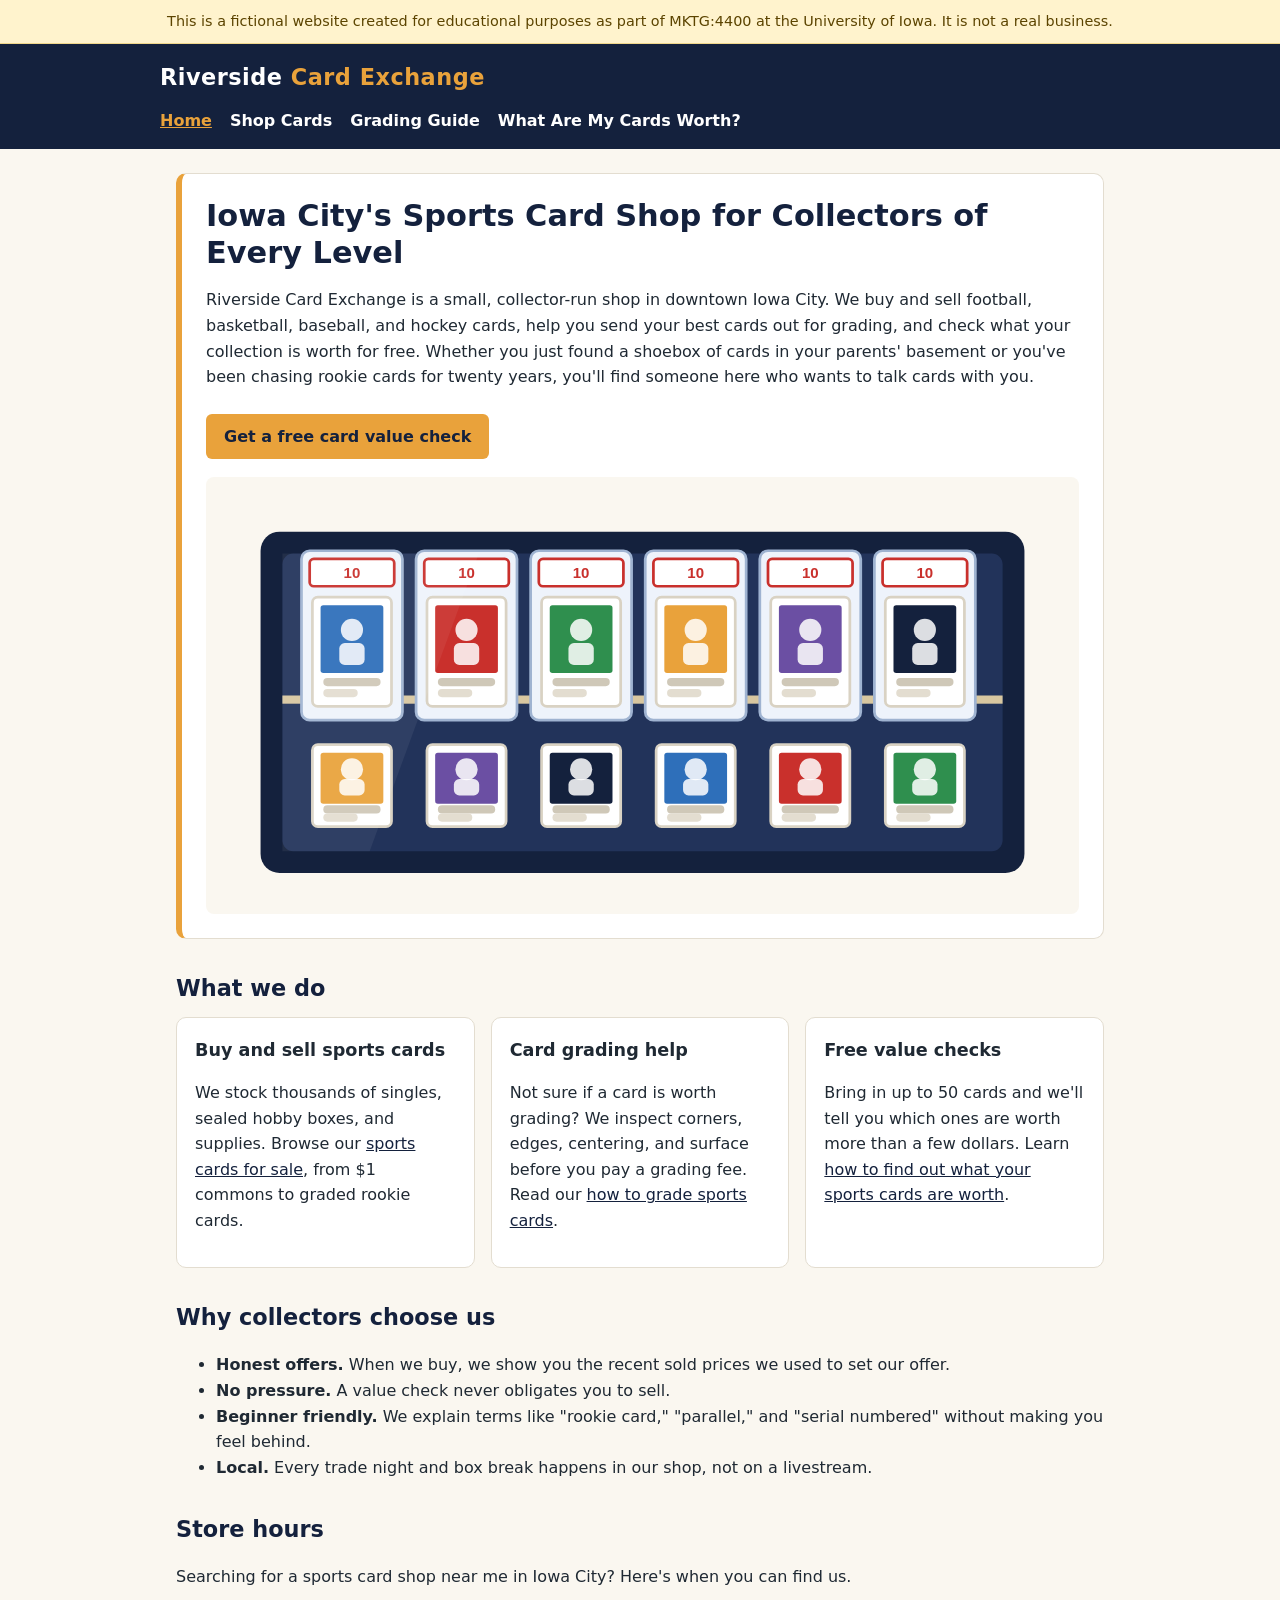
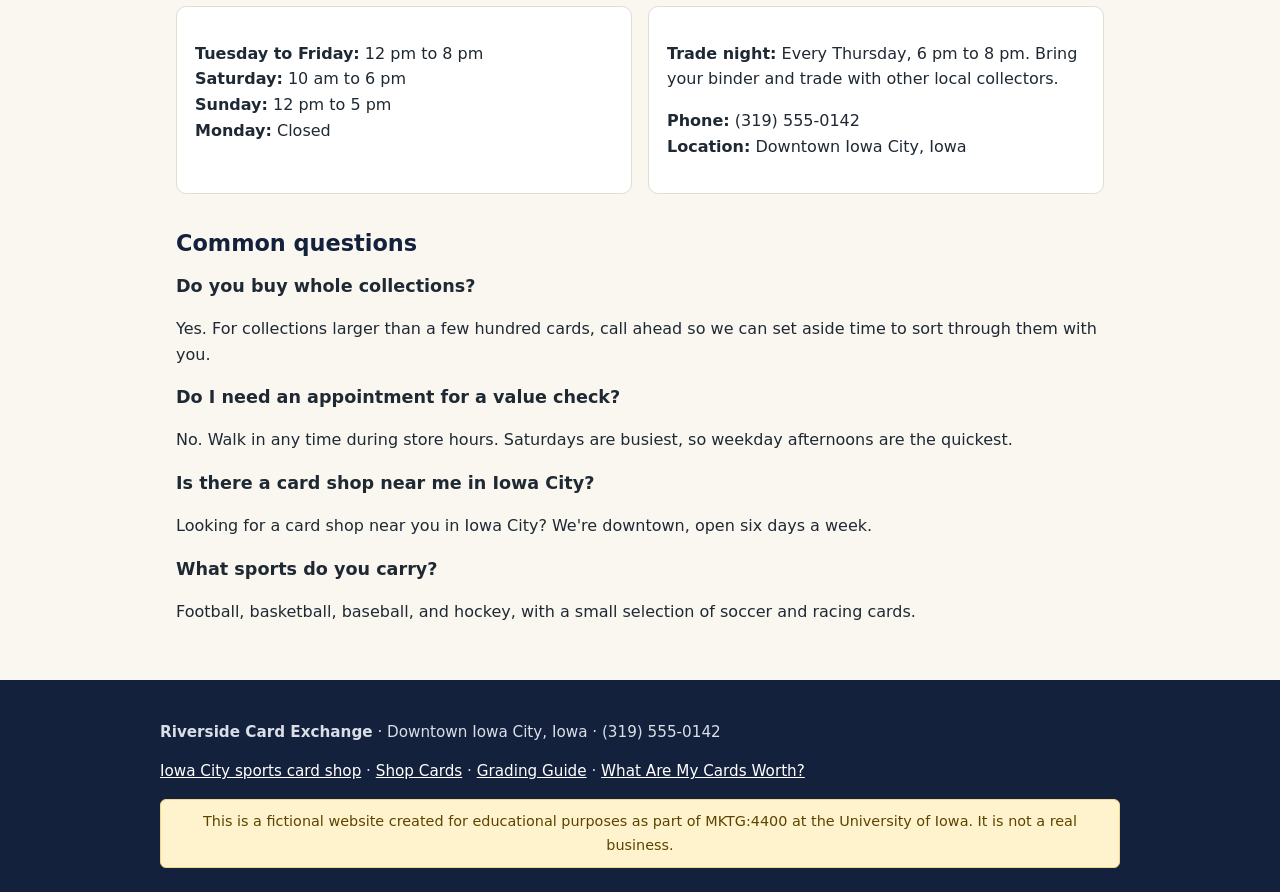
<file: index.html>
<!DOCTYPE html>
<html lang="en">
<head>
  <meta charset="UTF-8">
  <meta name="viewport" content="width=device-width, initial-scale=1">
  <title>Sports Card Shop in Iowa City | Riverside Card Exchange</title>
  <meta name="description" content="Iowa City's sports card shop. Buy and sell football, basketball, baseball and hockey cards, get grading help and a free card value check.">
  <link rel="stylesheet" href="style.css">
</head>
<body>
  <div class="notice">This is a fictional website created for educational purposes as part of MKTG:4400 at the University of Iowa. It is not a real business.</div>

  <header class="site-header">
    <div class="header-inner">
      <a class="brand" href="index.html">Riverside <span>Card Exchange</span></a>
      <nav aria-label="Main">
        <ul>
          <li><a href="index.html" aria-current="page">Home</a></li>
          <li><a href="shop.html">Shop Cards</a></li>
          <li><a href="grading.html">Grading Guide</a></li>
          <li><a href="card-values.html">What Are My Cards Worth?</a></li>
        </ul>
      </nav>
    </div>
  </header>

  <main>
    <section class="hero">
      <h1>Iowa City's Sports Card Shop for Collectors of Every Level</h1>
      <p>Riverside Card Exchange is a small, collector-run shop in downtown Iowa City. We buy and sell football, basketball, baseball, and hockey cards, help you send your best cards out for grading, and check what your collection is worth for free. Whether you just found a shoebox of cards in your parents' basement or you've been chasing rookie cards for twenty years, you'll find someone here who wants to talk cards with you.</p>
      <a class="button" href="card-values.html">Get a free card value check</a>
      <img class="hero-img" src="display-case.svg" alt="Display case of graded sports cards at Riverside Card Exchange in Iowa City" width="640" height="320">
    </section>

    <h2>What we do</h2>
    <div class="grid">
      <div class="box">
        <h3>Buy and sell sports cards</h3>
        <p>We stock thousands of singles, sealed hobby boxes, and supplies. Browse our <a href="shop.html">sports cards for sale</a>, from $1 commons to graded rookie cards.</p>
      </div>
      <div class="box">
        <h3>Card grading help</h3>
        <p>Not sure if a card is worth grading? We inspect corners, edges, centering, and surface before you pay a grading fee. Read our <a href="grading.html">how to grade sports cards</a>.</p>
      </div>
      <div class="box">
        <h3>Free value checks</h3>
        <p>Bring in up to 50 cards and we'll tell you which ones are worth more than a few dollars. Learn <a href="card-values.html">how to find out what your sports cards are worth</a>.</p>
      </div>
    </div>

    <h2>Why collectors choose us</h2>
    <ul>
      <li><strong>Honest offers.</strong> When we buy, we show you the recent sold prices we used to set our offer.</li>
      <li><strong>No pressure.</strong> A value check never obligates you to sell.</li>
      <li><strong>Beginner friendly.</strong> We explain terms like "rookie card," "parallel," and "serial numbered" without making you feel behind.</li>
      <li><strong>Local.</strong> Every trade night and box break happens in our shop, not on a livestream.</li>
    </ul>

    <h2>Store hours</h2>
    <p>Searching for a sports card shop near me in Iowa City? Here's when you can find us.</p>
    <div class="grid">
      <div class="box">
        <p><strong>Tuesday to Friday:</strong> 12 pm to 8 pm<br>
        <strong>Saturday:</strong> 10 am to 6 pm<br>
        <strong>Sunday:</strong> 12 pm to 5 pm<br>
        <strong>Monday:</strong> Closed</p>
      </div>
      <div class="box">
        <p><strong>Trade night:</strong> Every Thursday, 6 pm to 8 pm. Bring your binder and trade with other local collectors.</p>
        <p><strong>Phone:</strong> (319) 555-0142<br>
        <strong>Location:</strong> Downtown Iowa City, Iowa</p>
      </div>
    </div>

    <h2>Common questions</h2>
    <h3>Do you buy whole collections?</h3>
    <p>Yes. For collections larger than a few hundred cards, call ahead so we can set aside time to sort through them with you.</p>
    <h3>Do I need an appointment for a value check?</h3>
    <p>No. Walk in any time during store hours. Saturdays are busiest, so weekday afternoons are the quickest.</p>
    <h3>Is there a card shop near me in Iowa City?</h3>
    <p>Looking for a card shop near you in Iowa City? We're downtown, open six days a week.</p>
    <h3>What sports do you carry?</h3>
    <p>Football, basketball, baseball, and hockey, with a small selection of soccer and racing cards.</p>
  </main>

  <footer class="site-footer">
    <div class="footer-inner">
      <p><strong>Riverside Card Exchange</strong> · Downtown Iowa City, Iowa · (319) 555-0142</p>
      <p><a href="index.html">Iowa City sports card shop</a> · <a href="shop.html">Shop Cards</a> · <a href="grading.html">Grading Guide</a> · <a href="card-values.html">What Are My Cards Worth?</a></p>
      <div class="notice">This is a fictional website created for educational purposes as part of MKTG:4400 at the University of Iowa. It is not a real business.</div>
    </div>
  </footer>
</body>
</html>
</file>
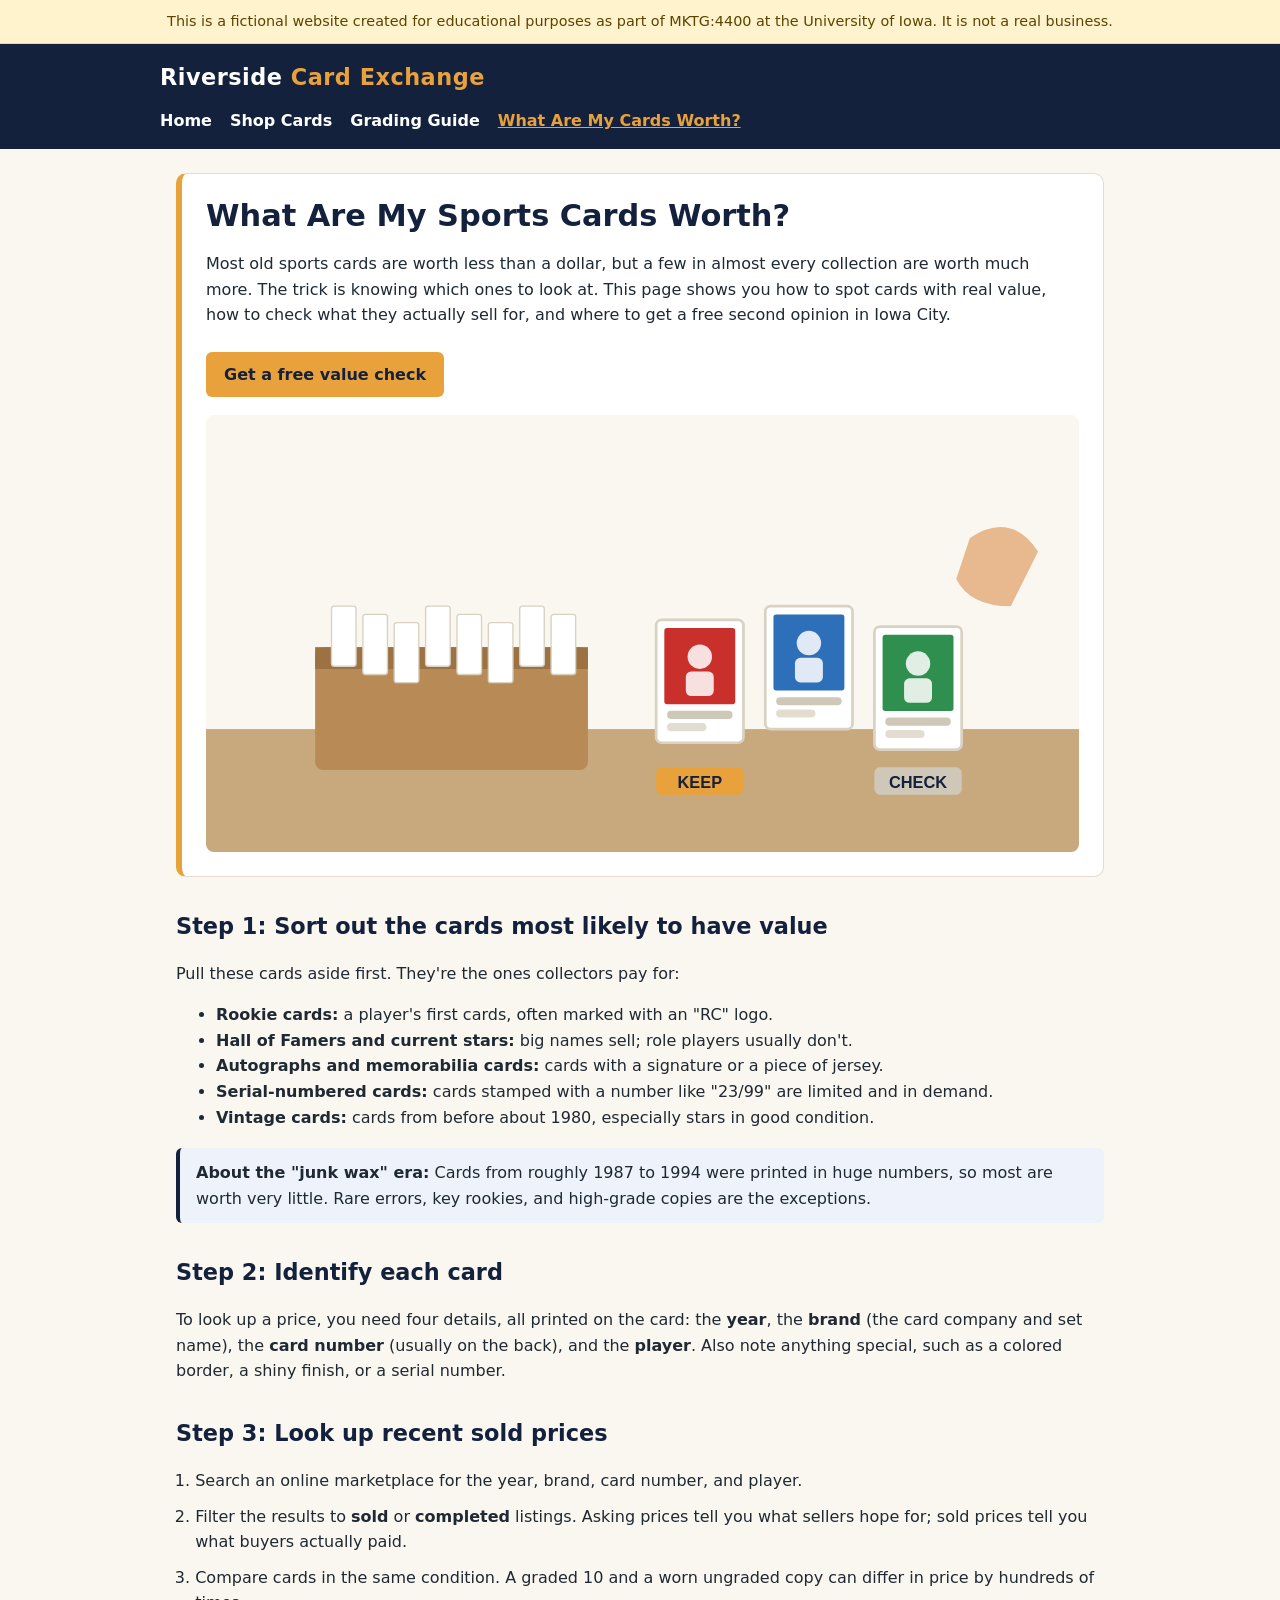
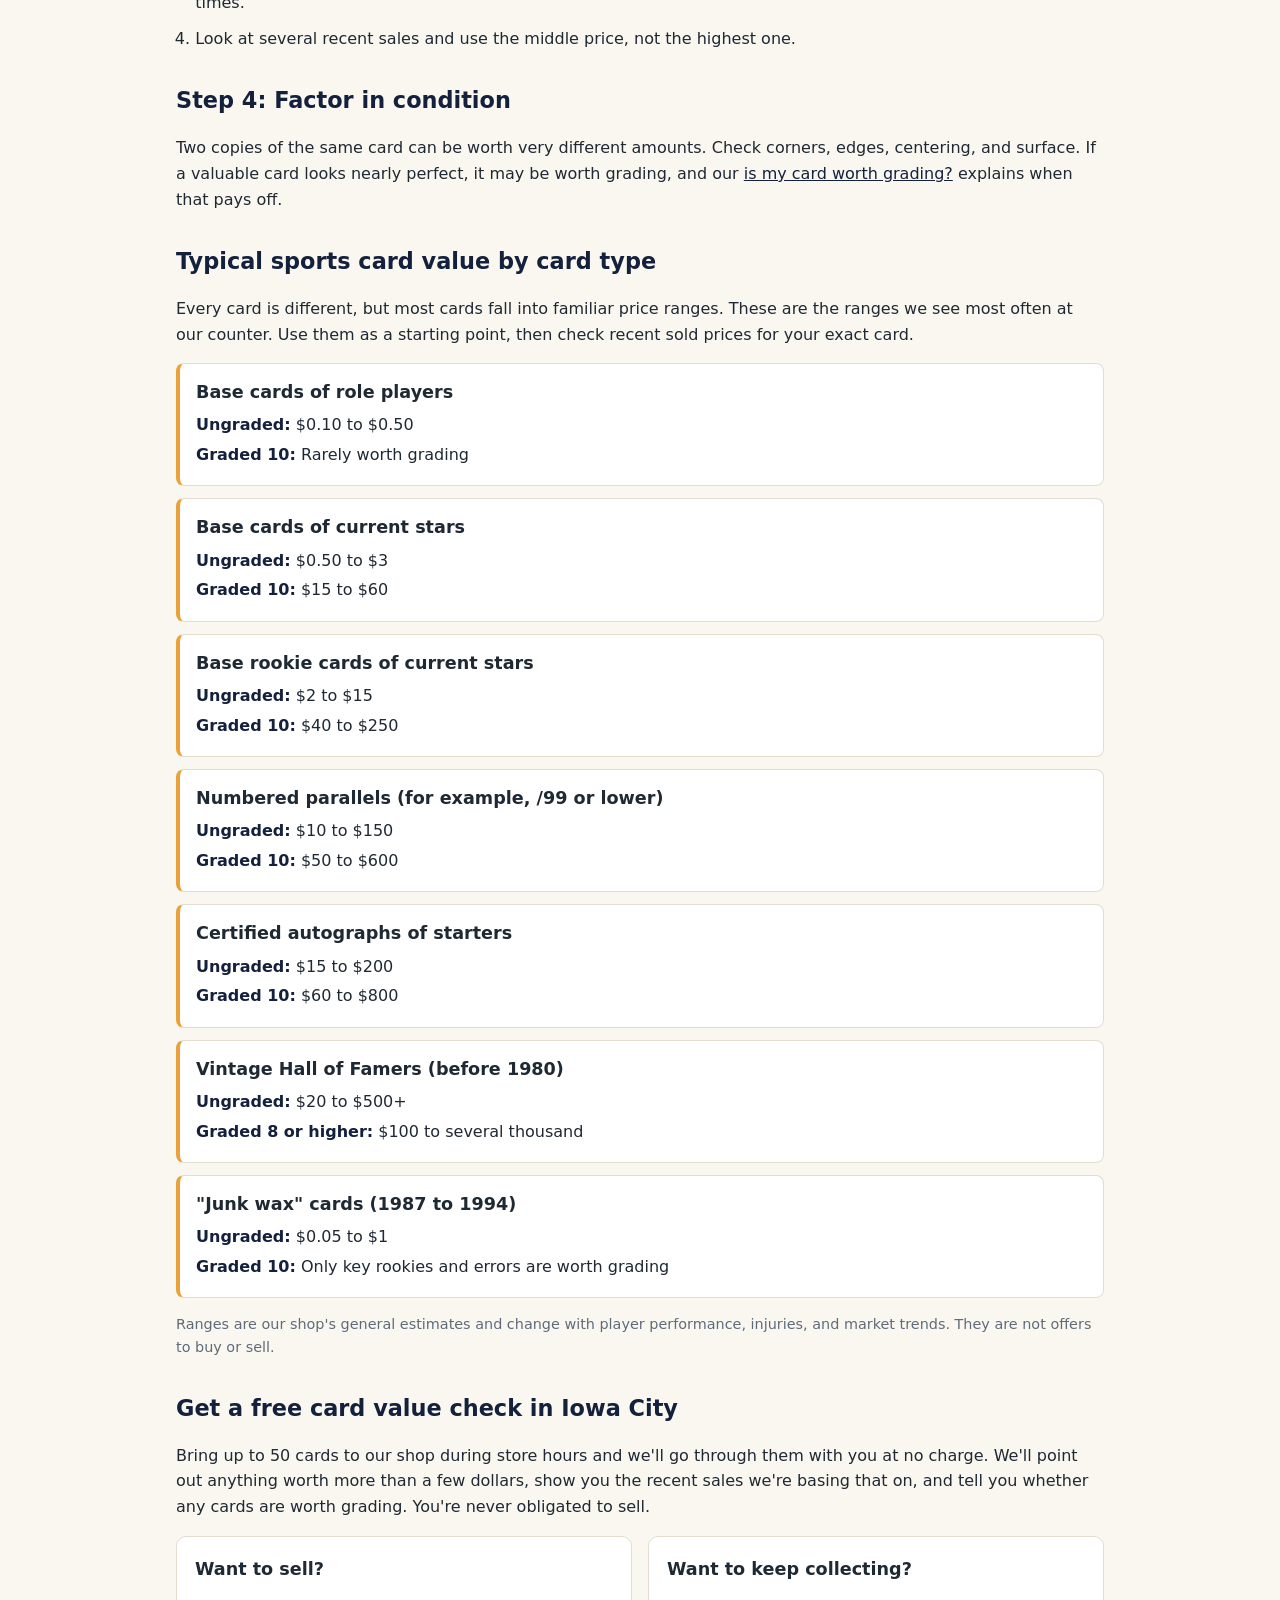
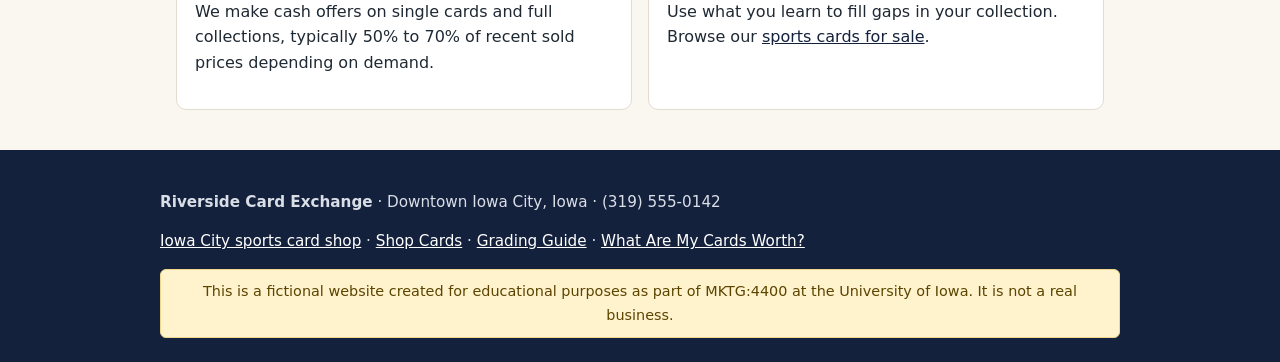
<file: card-values.html>
<!DOCTYPE html>
<html lang="en">
<head>
  <meta charset="UTF-8">
  <meta name="viewport" content="width=device-width, initial-scale=1">
  <title>What Are My Sports Cards Worth? Free Value Guide</title>
  <meta name="description" content="Find out what your sports cards are worth: spot valuable rookies, check sold prices, see typical value ranges and get a free check in Iowa City.">
  <link rel="stylesheet" href="style.css">
</head>
<body>
  <div class="notice">This is a fictional website created for educational purposes as part of MKTG:4400 at the University of Iowa. It is not a real business.</div>

  <header class="site-header">
    <div class="header-inner">
      <a class="brand" href="index.html">Riverside <span>Card Exchange</span></a>
      <nav aria-label="Main">
        <ul>
          <li><a href="index.html">Home</a></li>
          <li><a href="shop.html">Shop Cards</a></li>
          <li><a href="grading.html">Grading Guide</a></li>
          <li><a href="card-values.html" aria-current="page">What Are My Cards Worth?</a></li>
        </ul>
      </nav>
    </div>
  </header>

  <main>
    <section class="hero">
      <h1>What Are My Sports Cards Worth?</h1>
      <p>Most old sports cards are worth less than a dollar, but a few in almost every collection are worth much more. The trick is knowing which ones to look at. This page shows you how to spot cards with real value, how to check what they actually sell for, and where to get a free second opinion in Iowa City.</p>
      <a class="button" href="#free-check">Get a free value check</a>
      <img class="hero-img" src="sorting-cards.svg" alt="Collector sorting a box of old baseball cards to check their value" width="640" height="320">
    </section>

    <h2>Step 1: Sort out the cards most likely to have value</h2>
    <p>Pull these cards aside first. They're the ones collectors pay for:</p>
    <ul>
      <li><strong>Rookie cards:</strong> a player's first cards, often marked with an "RC" logo.</li>
      <li><strong>Hall of Famers and current stars:</strong> big names sell; role players usually don't.</li>
      <li><strong>Autographs and memorabilia cards:</strong> cards with a signature or a piece of jersey.</li>
      <li><strong>Serial-numbered cards:</strong> cards stamped with a number like "23/99" are limited and in demand.</li>
      <li><strong>Vintage cards:</strong> cards from before about 1980, especially stars in good condition.</li>
    </ul>

    <div class="tip">
      <strong>About the "junk wax" era:</strong> Cards from roughly 1987 to 1994 were printed in huge numbers, so most are worth very little. Rare errors, key rookies, and high-grade copies are the exceptions.
    </div>

    <h2>Step 2: Identify each card</h2>
    <p>To look up a price, you need four details, all printed on the card: the <strong>year</strong>, the <strong>brand</strong> (the card company and set name), the <strong>card number</strong> (usually on the back), and the <strong>player</strong>. Also note anything special, such as a colored border, a shiny finish, or a serial number.</p>

    <h2>Step 3: Look up recent sold prices</h2>
    <ol class="steps">
      <li>Search an online marketplace for the year, brand, card number, and player.</li>
      <li>Filter the results to <strong>sold</strong> or <strong>completed</strong> listings. Asking prices tell you what sellers hope for; sold prices tell you what buyers actually paid.</li>
      <li>Compare cards in the same condition. A graded 10 and a worn ungraded copy can differ in price by hundreds of times.</li>
      <li>Look at several recent sales and use the middle price, not the highest one.</li>
    </ol>

    <h2>Step 4: Factor in condition</h2>
    <p>Two copies of the same card can be worth very different amounts. Check corners, edges, centering, and surface. If a valuable card looks nearly perfect, it may be worth grading, and our <a href="grading.html">is my card worth grading?</a> explains when that pays off.</p>

    <h2 id="value-ranges">Typical sports card value by card type</h2>
    <p>Every card is different, but most cards fall into familiar price ranges. These are the ranges we see most often at our counter. Use them as a starting point, then check recent sold prices for your exact card.</p>
    <div class="value-list">
      <div class="value-row">
        <h3>Base cards of role players</h3>
        <p><span class="label">Ungraded:</span> $0.10 to $0.50</p>
        <p><span class="label">Graded 10:</span> Rarely worth grading</p>
      </div>
      <div class="value-row">
        <h3>Base cards of current stars</h3>
        <p><span class="label">Ungraded:</span> $0.50 to $3</p>
        <p><span class="label">Graded 10:</span> $15 to $60</p>
      </div>
      <div class="value-row">
        <h3>Base rookie cards of current stars</h3>
        <p><span class="label">Ungraded:</span> $2 to $15</p>
        <p><span class="label">Graded 10:</span> $40 to $250</p>
      </div>
      <div class="value-row">
        <h3>Numbered parallels (for example, /99 or lower)</h3>
        <p><span class="label">Ungraded:</span> $10 to $150</p>
        <p><span class="label">Graded 10:</span> $50 to $600</p>
      </div>
      <div class="value-row">
        <h3>Certified autographs of starters</h3>
        <p><span class="label">Ungraded:</span> $15 to $200</p>
        <p><span class="label">Graded 10:</span> $60 to $800</p>
      </div>
      <div class="value-row">
        <h3>Vintage Hall of Famers (before 1980)</h3>
        <p><span class="label">Ungraded:</span> $20 to $500+</p>
        <p><span class="label">Graded 8 or higher:</span> $100 to several thousand</p>
      </div>
      <div class="value-row">
        <h3>"Junk wax" cards (1987 to 1994)</h3>
        <p><span class="label">Ungraded:</span> $0.05 to $1</p>
        <p><span class="label">Graded 10:</span> Only key rookies and errors are worth grading</p>
      </div>
    </div>
    <p class="note">Ranges are our shop's general estimates and change with player performance, injuries, and market trends. They are not offers to buy or sell.</p>

    <h2 id="free-check">Get a free card value check in Iowa City</h2>
    <p>Bring up to 50 cards to our shop during store hours and we'll go through them with you at no charge. We'll point out anything worth more than a few dollars, show you the recent sales we're basing that on, and tell you whether any cards are worth grading. You're never obligated to sell.</p>
    <div class="grid">
      <div class="box">
        <h3>Want to sell?</h3>
        <p>We make cash offers on single cards and full collections, typically 50% to 70% of recent sold prices depending on demand.</p>
      </div>
      <div class="box">
        <h3>Want to keep collecting?</h3>
        <p>Use what you learn to fill gaps in your collection. Browse our <a href="shop.html">sports cards for sale</a>.</p>
      </div>
    </div>
  </main>

  <footer class="site-footer">
    <div class="footer-inner">
      <p><strong>Riverside Card Exchange</strong> · Downtown Iowa City, Iowa · (319) 555-0142</p>
      <p><a href="index.html">Iowa City sports card shop</a> · <a href="shop.html">Shop Cards</a> · <a href="grading.html">Grading Guide</a> · <a href="card-values.html">What Are My Cards Worth?</a></p>
      <div class="notice">This is a fictional website created for educational purposes as part of MKTG:4400 at the University of Iowa. It is not a real business.</div>
    </div>
  </footer>
</body>
</html>
</file>
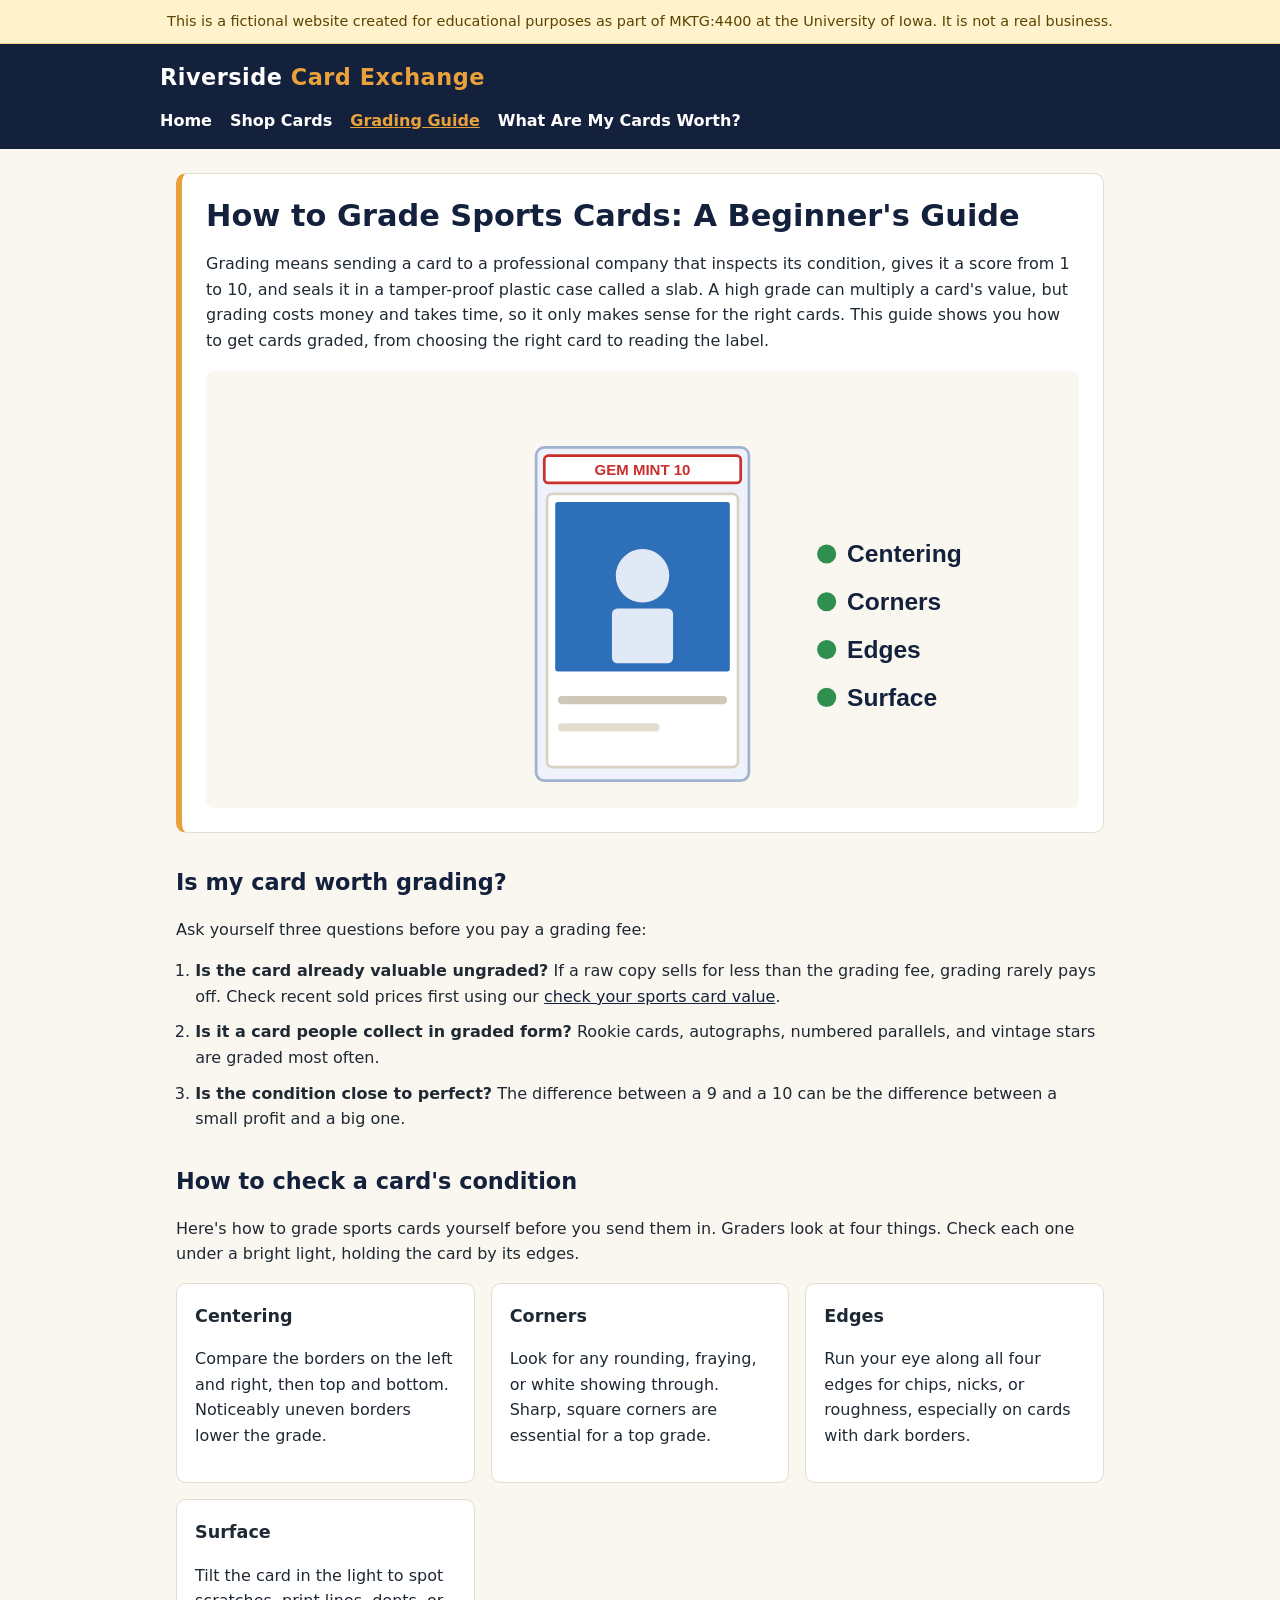
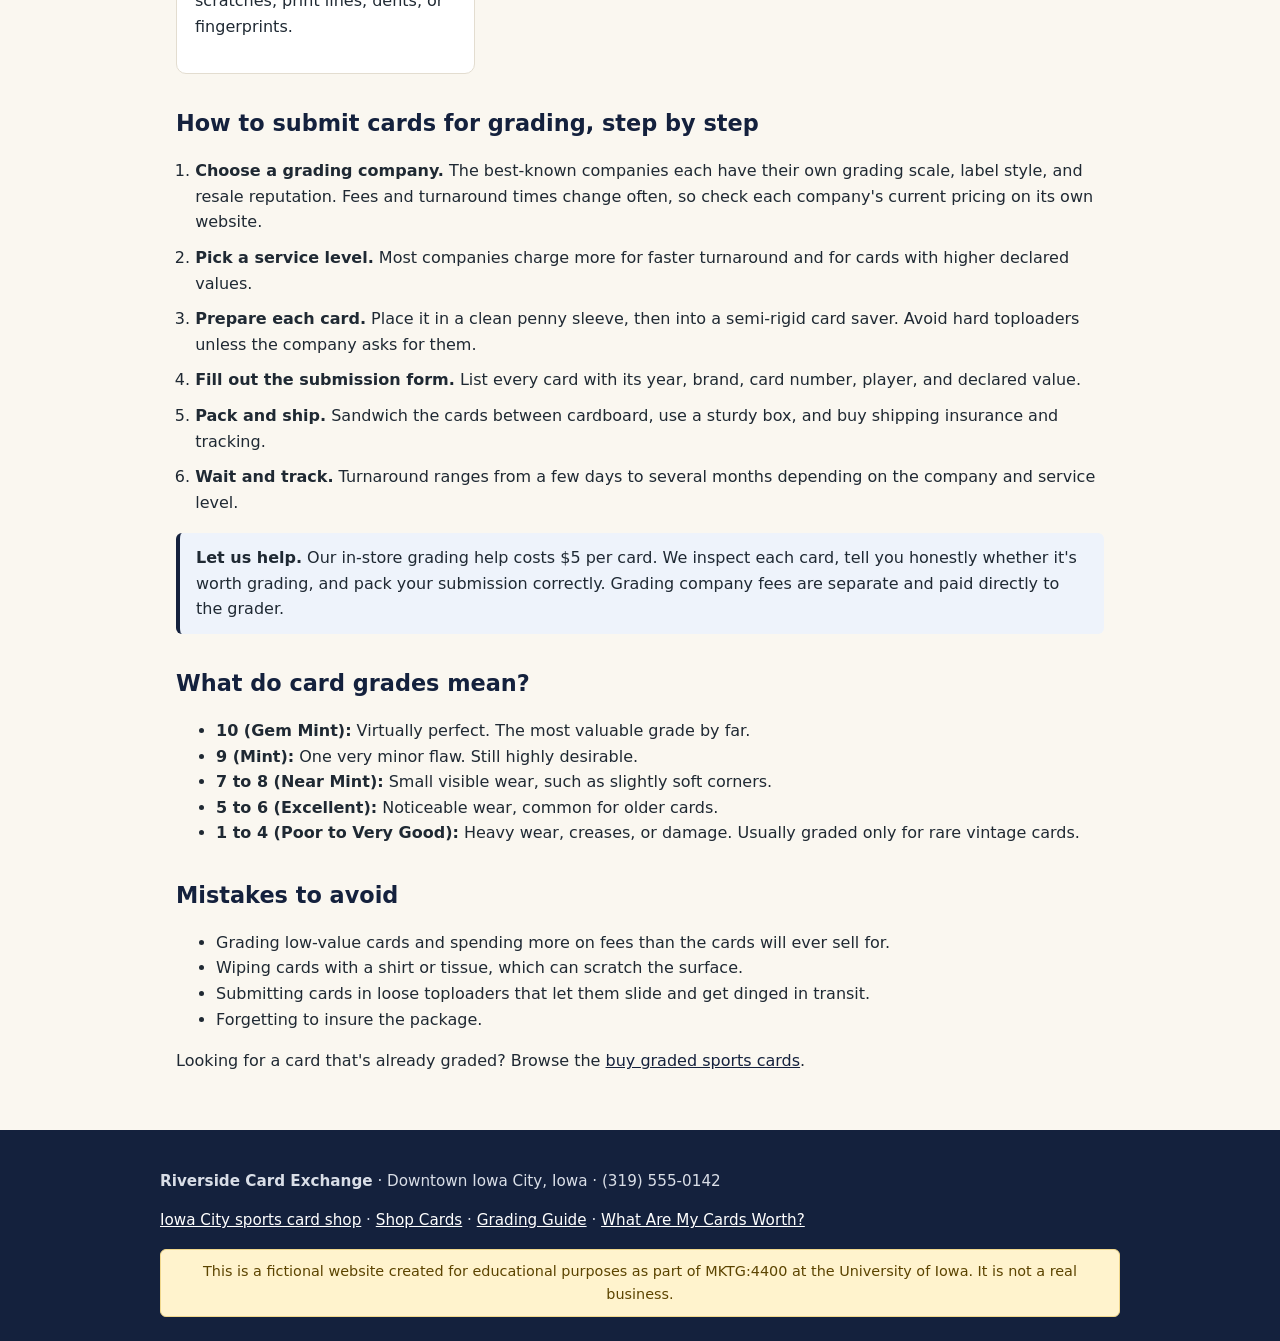
<file: grading.html>
<!DOCTYPE html>
<html lang="en">
<head>
  <meta charset="UTF-8">
  <meta name="viewport" content="width=device-width, initial-scale=1">
  <title>How to Grade Sports Cards: A Step-by-Step Guide</title>
  <meta name="description" content="Learn how to get cards graded: which sports cards are worth grading, how to check centering and corners, how to submit, and what grades mean.">
  <link rel="stylesheet" href="style.css">
</head>
<body>
  <div class="notice">This is a fictional website created for educational purposes as part of MKTG:4400 at the University of Iowa. It is not a real business.</div>

  <header class="site-header">
    <div class="header-inner">
      <a class="brand" href="index.html">Riverside <span>Card Exchange</span></a>
      <nav aria-label="Main">
        <ul>
          <li><a href="index.html">Home</a></li>
          <li><a href="shop.html">Shop Cards</a></li>
          <li><a href="grading.html" aria-current="page">Grading Guide</a></li>
          <li><a href="card-values.html">What Are My Cards Worth?</a></li>
        </ul>
      </nav>
    </div>
  </header>

  <main>
    <section class="hero">
      <h1>How to Grade Sports Cards: A Beginner's Guide</h1>
      <p>Grading means sending a card to a professional company that inspects its condition, gives it a score from 1 to 10, and seals it in a tamper-proof plastic case called a slab. A high grade can multiply a card's value, but grading costs money and takes time, so it only makes sense for the right cards. This guide shows you how to get cards graded, from choosing the right card to reading the label.</p>
      <img class="hero-img" src="grading-slab.svg" alt="Sports card sealed in a grading slab with a Gem Mint 10 label" width="640" height="320">
    </section>

    <h2>Is my card worth grading?</h2>
    <p>Ask yourself three questions before you pay a grading fee:</p>
    <ol class="steps">
      <li><strong>Is the card already valuable ungraded?</strong> If a raw copy sells for less than the grading fee, grading rarely pays off. Check recent sold prices first using our <a href="card-values.html">check your sports card value</a>.</li>
      <li><strong>Is it a card people collect in graded form?</strong> Rookie cards, autographs, numbered parallels, and vintage stars are graded most often.</li>
      <li><strong>Is the condition close to perfect?</strong> The difference between a 9 and a 10 can be the difference between a small profit and a big one.</li>
    </ol>

    <h2>How to check a card's condition</h2>
    <p>Here's how to grade sports cards yourself before you send them in. Graders look at four things. Check each one under a bright light, holding the card by its edges.</p>
    <div class="grid">
      <div class="box">
        <h3>Centering</h3>
        <p>Compare the borders on the left and right, then top and bottom. Noticeably uneven borders lower the grade.</p>
      </div>
      <div class="box">
        <h3>Corners</h3>
        <p>Look for any rounding, fraying, or white showing through. Sharp, square corners are essential for a top grade.</p>
      </div>
      <div class="box">
        <h3>Edges</h3>
        <p>Run your eye along all four edges for chips, nicks, or roughness, especially on cards with dark borders.</p>
      </div>
      <div class="box">
        <h3>Surface</h3>
        <p>Tilt the card in the light to spot scratches, print lines, dents, or fingerprints.</p>
      </div>
    </div>

    <h2>How to submit cards for grading, step by step</h2>
    <ol class="steps">
      <li><strong>Choose a grading company.</strong> The best-known companies each have their own grading scale, label style, and resale reputation. Fees and turnaround times change often, so check each company's current pricing on its own website.</li>
      <li><strong>Pick a service level.</strong> Most companies charge more for faster turnaround and for cards with higher declared values.</li>
      <li><strong>Prepare each card.</strong> Place it in a clean penny sleeve, then into a semi-rigid card saver. Avoid hard toploaders unless the company asks for them.</li>
      <li><strong>Fill out the submission form.</strong> List every card with its year, brand, card number, player, and declared value.</li>
      <li><strong>Pack and ship.</strong> Sandwich the cards between cardboard, use a sturdy box, and buy shipping insurance and tracking.</li>
      <li><strong>Wait and track.</strong> Turnaround ranges from a few days to several months depending on the company and service level.</li>
    </ol>

    <div class="tip">
      <strong>Let us help.</strong> Our in-store grading help costs $5 per card. We inspect each card, tell you honestly whether it's worth grading, and pack your submission correctly. Grading company fees are separate and paid directly to the grader.
    </div>

    <h2>What do card grades mean?</h2>
    <ul>
      <li><strong>10 (Gem Mint):</strong> Virtually perfect. The most valuable grade by far.</li>
      <li><strong>9 (Mint):</strong> One very minor flaw. Still highly desirable.</li>
      <li><strong>7 to 8 (Near Mint):</strong> Small visible wear, such as slightly soft corners.</li>
      <li><strong>5 to 6 (Excellent):</strong> Noticeable wear, common for older cards.</li>
      <li><strong>1 to 4 (Poor to Very Good):</strong> Heavy wear, creases, or damage. Usually graded only for rare vintage cards.</li>
    </ul>

    <h2>Mistakes to avoid</h2>
    <ul>
      <li>Grading low-value cards and spending more on fees than the cards will ever sell for.</li>
      <li>Wiping cards with a shirt or tissue, which can scratch the surface.</li>
      <li>Submitting cards in loose toploaders that let them slide and get dinged in transit.</li>
      <li>Forgetting to insure the package.</li>
    </ul>

    <p>Looking for a card that's already graded? Browse the <a href="shop.html">buy graded sports cards</a>.</p>
  </main>

  <footer class="site-footer">
    <div class="footer-inner">
      <p><strong>Riverside Card Exchange</strong> · Downtown Iowa City, Iowa · (319) 555-0142</p>
      <p><a href="index.html">Iowa City sports card shop</a> · <a href="shop.html">Shop Cards</a> · <a href="grading.html">Grading Guide</a> · <a href="card-values.html">What Are My Cards Worth?</a></p>
      <div class="notice">This is a fictional website created for educational purposes as part of MKTG:4400 at the University of Iowa. It is not a real business.</div>
    </div>
  </footer>
</body>
</html>
</file>
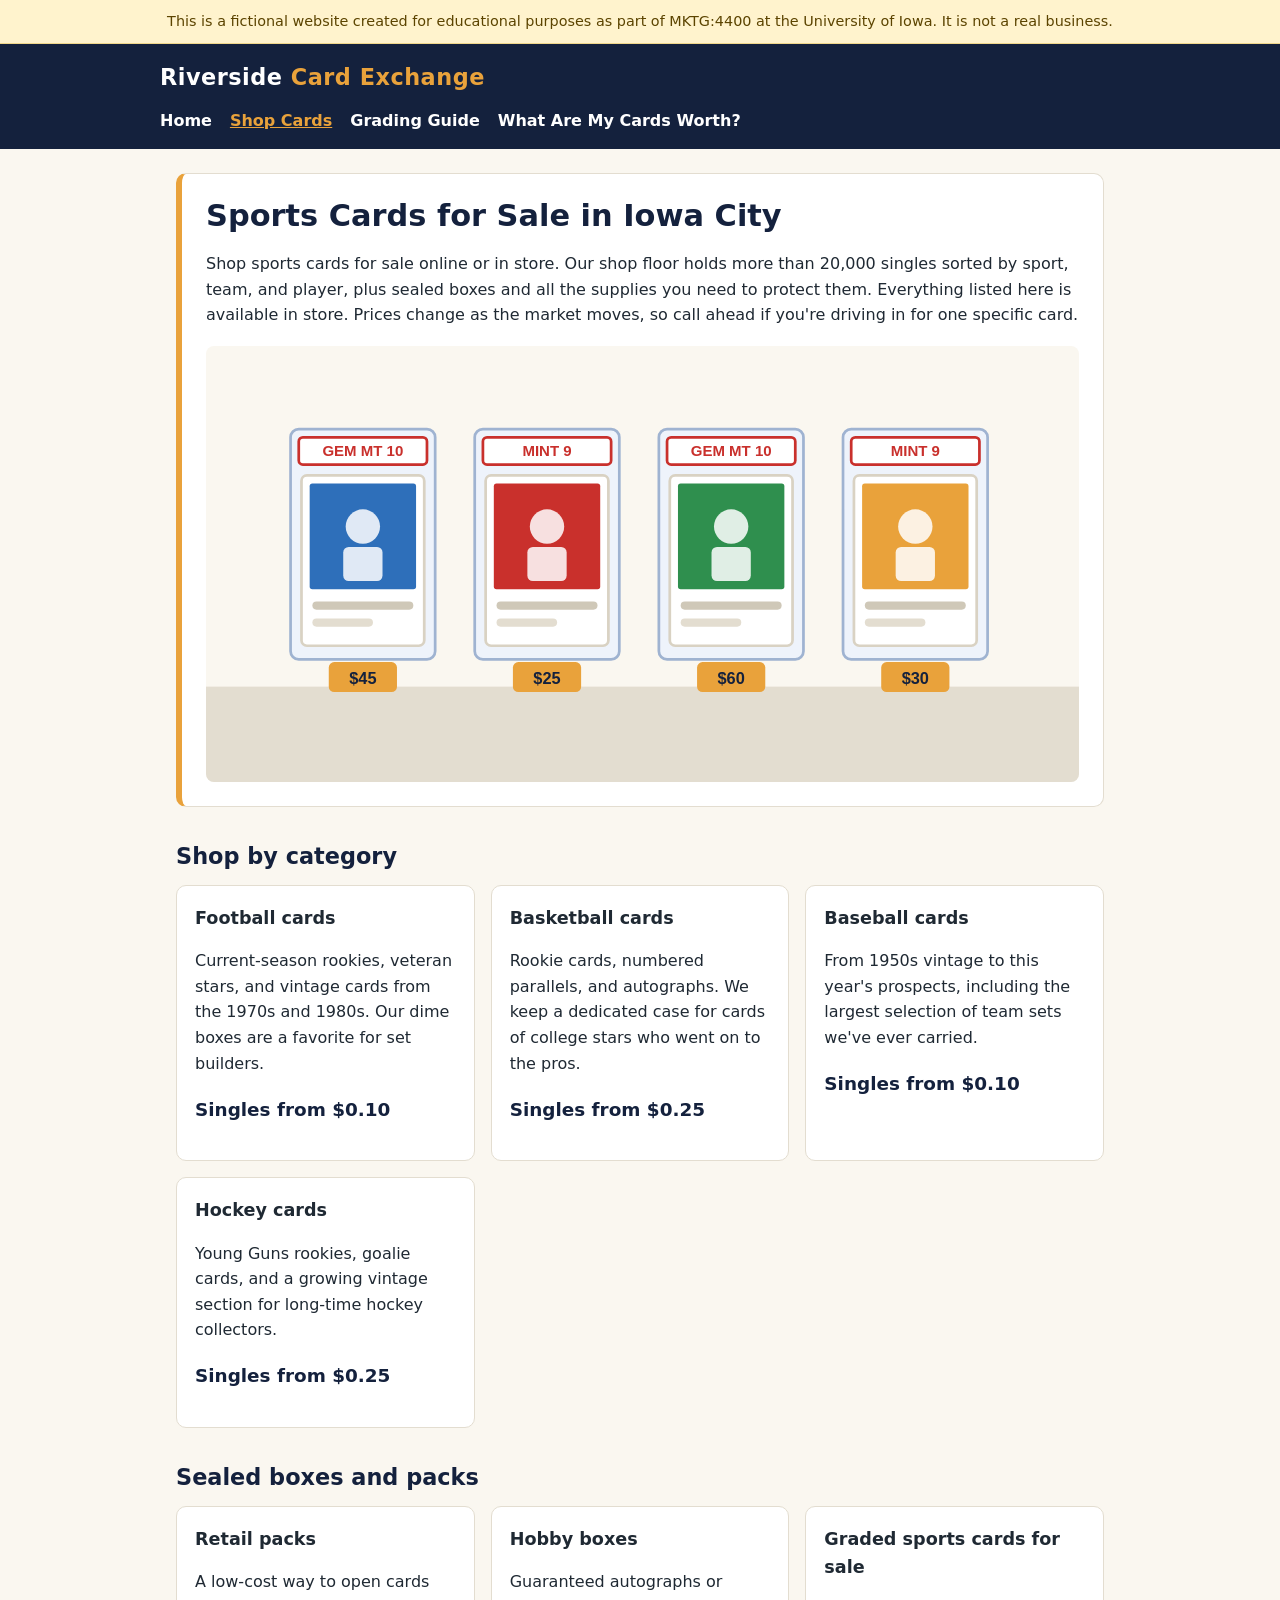
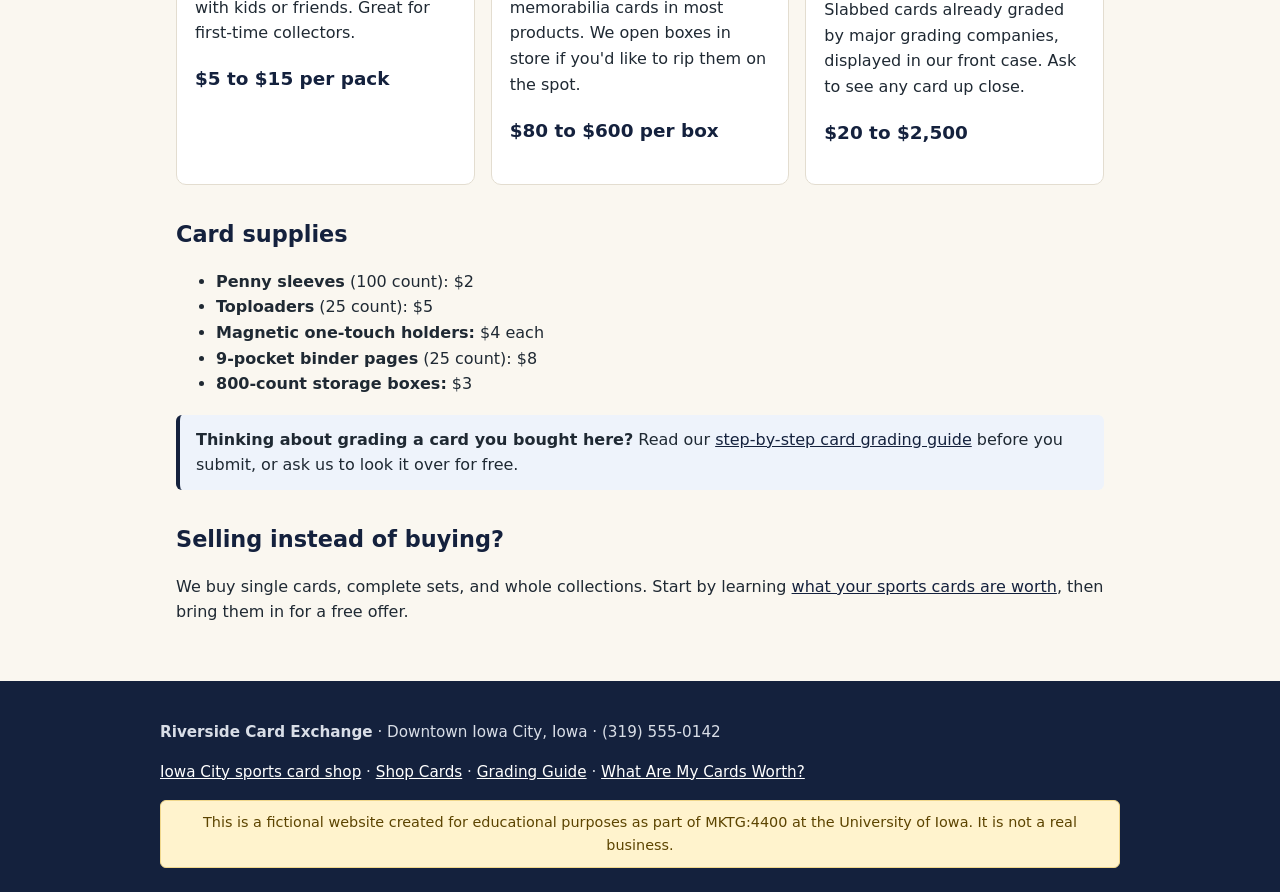
<file: shop.html>
<!DOCTYPE html>
<html lang="en">
<head>
  <meta charset="UTF-8">
  <meta name="viewport" content="width=device-width, initial-scale=1">
  <title>Sports Cards for Sale: Singles &amp; Hobby Boxes | Iowa City</title>
  <meta name="description" content="Buy sports cards in Iowa City: football, basketball, baseball and hockey singles from $0.10, sealed hobby boxes, graded cards and supplies.">
  <link rel="stylesheet" href="style.css">
</head>
<body>
  <div class="notice">This is a fictional website created for educational purposes as part of MKTG:4400 at the University of Iowa. It is not a real business.</div>

  <header class="site-header">
    <div class="header-inner">
      <a class="brand" href="index.html">Riverside <span>Card Exchange</span></a>
      <nav aria-label="Main">
        <ul>
          <li><a href="index.html">Home</a></li>
          <li><a href="shop.html" aria-current="page">Shop Cards</a></li>
          <li><a href="grading.html">Grading Guide</a></li>
          <li><a href="card-values.html">What Are My Cards Worth?</a></li>
        </ul>
      </nav>
    </div>
  </header>

  <main>
    <section class="hero">
      <h1>Sports Cards for Sale in Iowa City</h1>
      <p>Shop sports cards for sale online or in store. Our shop floor holds more than 20,000 singles sorted by sport, team, and player, plus sealed boxes and all the supplies you need to protect them. Everything listed here is available in store. Prices change as the market moves, so call ahead if you're driving in for one specific card.</p>
      <img class="hero-img" src="graded-cards.svg" alt="Graded sports cards for sale in the front display case at Riverside Card Exchange" width="640" height="320">
    </section>

    <h2>Shop by category</h2>
    <div class="grid">
      <div class="box">
        <h3>Football cards</h3>
        <p>Current-season rookies, veteran stars, and vintage cards from the 1970s and 1980s. Our dime boxes are a favorite for set builders.</p>
        <p class="price">Singles from $0.10</p>
      </div>
      <div class="box">
        <h3>Basketball cards</h3>
        <p>Rookie cards, numbered parallels, and autographs. We keep a dedicated case for cards of college stars who went on to the pros.</p>
        <p class="price">Singles from $0.25</p>
      </div>
      <div class="box">
        <h3>Baseball cards</h3>
        <p>From 1950s vintage to this year's prospects, including the largest selection of team sets we've ever carried.</p>
        <p class="price">Singles from $0.10</p>
      </div>
      <div class="box">
        <h3>Hockey cards</h3>
        <p>Young Guns rookies, goalie cards, and a growing vintage section for long-time hockey collectors.</p>
        <p class="price">Singles from $0.25</p>
      </div>
    </div>

    <h2>Sealed boxes and packs</h2>
    <div class="grid">
      <div class="box">
        <h3>Retail packs</h3>
        <p>A low-cost way to open cards with kids or friends. Great for first-time collectors.</p>
        <p class="price">$5 to $15 per pack</p>
      </div>
      <div class="box">
        <h3>Hobby boxes</h3>
        <p>Guaranteed autographs or memorabilia cards in most products. We open boxes in store if you'd like to rip them on the spot.</p>
        <p class="price">$80 to $600 per box</p>
      </div>
      <div class="box">
        <h3>Graded sports cards for sale</h3>
        <p>Slabbed cards already graded by major grading companies, displayed in our front case. Ask to see any card up close.</p>
        <p class="price">$20 to $2,500</p>
      </div>
    </div>

    <h2>Card supplies</h2>
    <ul>
      <li><strong>Penny sleeves</strong> (100 count): $2</li>
      <li><strong>Toploaders</strong> (25 count): $5</li>
      <li><strong>Magnetic one-touch holders:</strong> $4 each</li>
      <li><strong>9-pocket binder pages</strong> (25 count): $8</li>
      <li><strong>800-count storage boxes:</strong> $3</li>
    </ul>

    <div class="tip">
      <strong>Thinking about grading a card you bought here?</strong> Read our <a href="grading.html">step-by-step card grading guide</a> before you submit, or ask us to look it over for free.
    </div>

    <h2>Selling instead of buying?</h2>
    <p>We buy single cards, complete sets, and whole collections. Start by learning <a href="card-values.html">what your sports cards are worth</a>, then bring them in for a free offer.</p>
  </main>

  <footer class="site-footer">
    <div class="footer-inner">
      <p><strong>Riverside Card Exchange</strong> · Downtown Iowa City, Iowa · (319) 555-0142</p>
      <p><a href="index.html">Iowa City sports card shop</a> · <a href="shop.html">Shop Cards</a> · <a href="grading.html">Grading Guide</a> · <a href="card-values.html">What Are My Cards Worth?</a></p>
      <div class="notice">This is a fictional website created for educational purposes as part of MKTG:4400 at the University of Iowa. It is not a real business.</div>
    </div>
  </footer>
</body>
</html>
</file>
<file: style.css>
:root {
  --navy: #14213d;
  --gold: #e9a23b;
  --cream: #faf7f0;
  --ink: #1f2933;
  --muted: #5f6b7a;
  --card: #ffffff;
  --line: #e3ddd0;
}

* { box-sizing: border-box; }

html { -webkit-text-size-adjust: 100%; }

body {
  margin: 0;
  font-family: system-ui, -apple-system, "Segoe UI", Roboto, Arial, sans-serif;
  color: var(--ink);
  background: var(--cream);
  line-height: 1.6;
  overflow-wrap: break-word;
}

img { max-width: 100%; height: auto; }

a { color: var(--navy); }

.notice {
  background: #fff3cd;
  color: #5c4400;
  border-bottom: 1px solid #f0d78c;
  padding: 10px 16px;
  font-size: 0.9rem;
  text-align: center;
}

.site-header {
  background: var(--navy);
  color: #fff;
  padding: 16px;
}

.header-inner, main, .footer-inner {
  max-width: 960px;
  margin: 0 auto;
}

.brand {
  color: #fff;
  text-decoration: none;
  font-size: 1.4rem;
  font-weight: 800;
  letter-spacing: 0.5px;
}

.brand span { color: var(--gold); }

nav ul {
  list-style: none;
  padding: 0;
  margin: 12px 0 0;
  display: flex;
  flex-wrap: wrap;
  gap: 8px 18px;
}

nav a {
  color: #fff;
  text-decoration: none;
  font-weight: 600;
}

nav a:hover, nav a[aria-current="page"] {
  color: var(--gold);
  text-decoration: underline;
}

main { padding: 24px 16px 40px; }

.hero {
  background: var(--card);
  border: 1px solid var(--line);
  border-left: 6px solid var(--gold);
  border-radius: 10px;
  padding: 24px;
  margin-bottom: 28px;
}

h1 { font-size: 1.9rem; line-height: 1.2; margin: 0 0 12px; color: var(--navy); }
h2 { font-size: 1.4rem; margin: 32px 0 10px; color: var(--navy); }
h3 { font-size: 1.1rem; margin: 0 0 6px; }

.hero-img {
  display: block;
  width: 100%;
  height: auto;
  margin-top: 18px;
  border-radius: 8px;
}

.button {
  display: inline-block;
  background: var(--gold);
  color: var(--navy);
  padding: 10px 18px;
  border-radius: 6px;
  font-weight: 700;
  text-decoration: none;
  margin-top: 8px;
}

.grid {
  display: grid;
  grid-template-columns: repeat(auto-fit, minmax(240px, 1fr));
  gap: 16px;
}

.box {
  background: var(--card);
  border: 1px solid var(--line);
  border-radius: 10px;
  padding: 18px;
}

.price {
  font-weight: 800;
  color: var(--navy);
  font-size: 1.15rem;
}

.steps { padding-left: 1.2rem; }
.steps li { margin-bottom: 10px; }

.tip {
  background: #eef3fb;
  border-left: 4px solid var(--navy);
  padding: 12px 16px;
  border-radius: 6px;
  margin: 18px 0;
}

.site-footer {
  background: var(--navy);
  color: #d9dee7;
  padding: 24px 16px;
  font-size: 0.95rem;
}

.site-footer a { color: #fff; }

.site-footer .notice {
  margin-top: 16px;
  border: 1px solid #f0d78c;
  border-radius: 6px;
}

.value-list {
  display: grid;
  gap: 12px;
}

.value-row {
  background: var(--card);
  border: 1px solid var(--line);
  border-left: 4px solid var(--gold);
  border-radius: 8px;
  padding: 14px 16px;
}

.value-row p { margin: 4px 0; }

.value-row .label {
  font-weight: 700;
  color: var(--navy);
}

.note {
  font-size: 0.9rem;
  color: var(--muted);
}

@media (max-width: 600px) {
  h1 { font-size: 1.55rem; }
  .hero { padding: 18px; }
}
</file>
